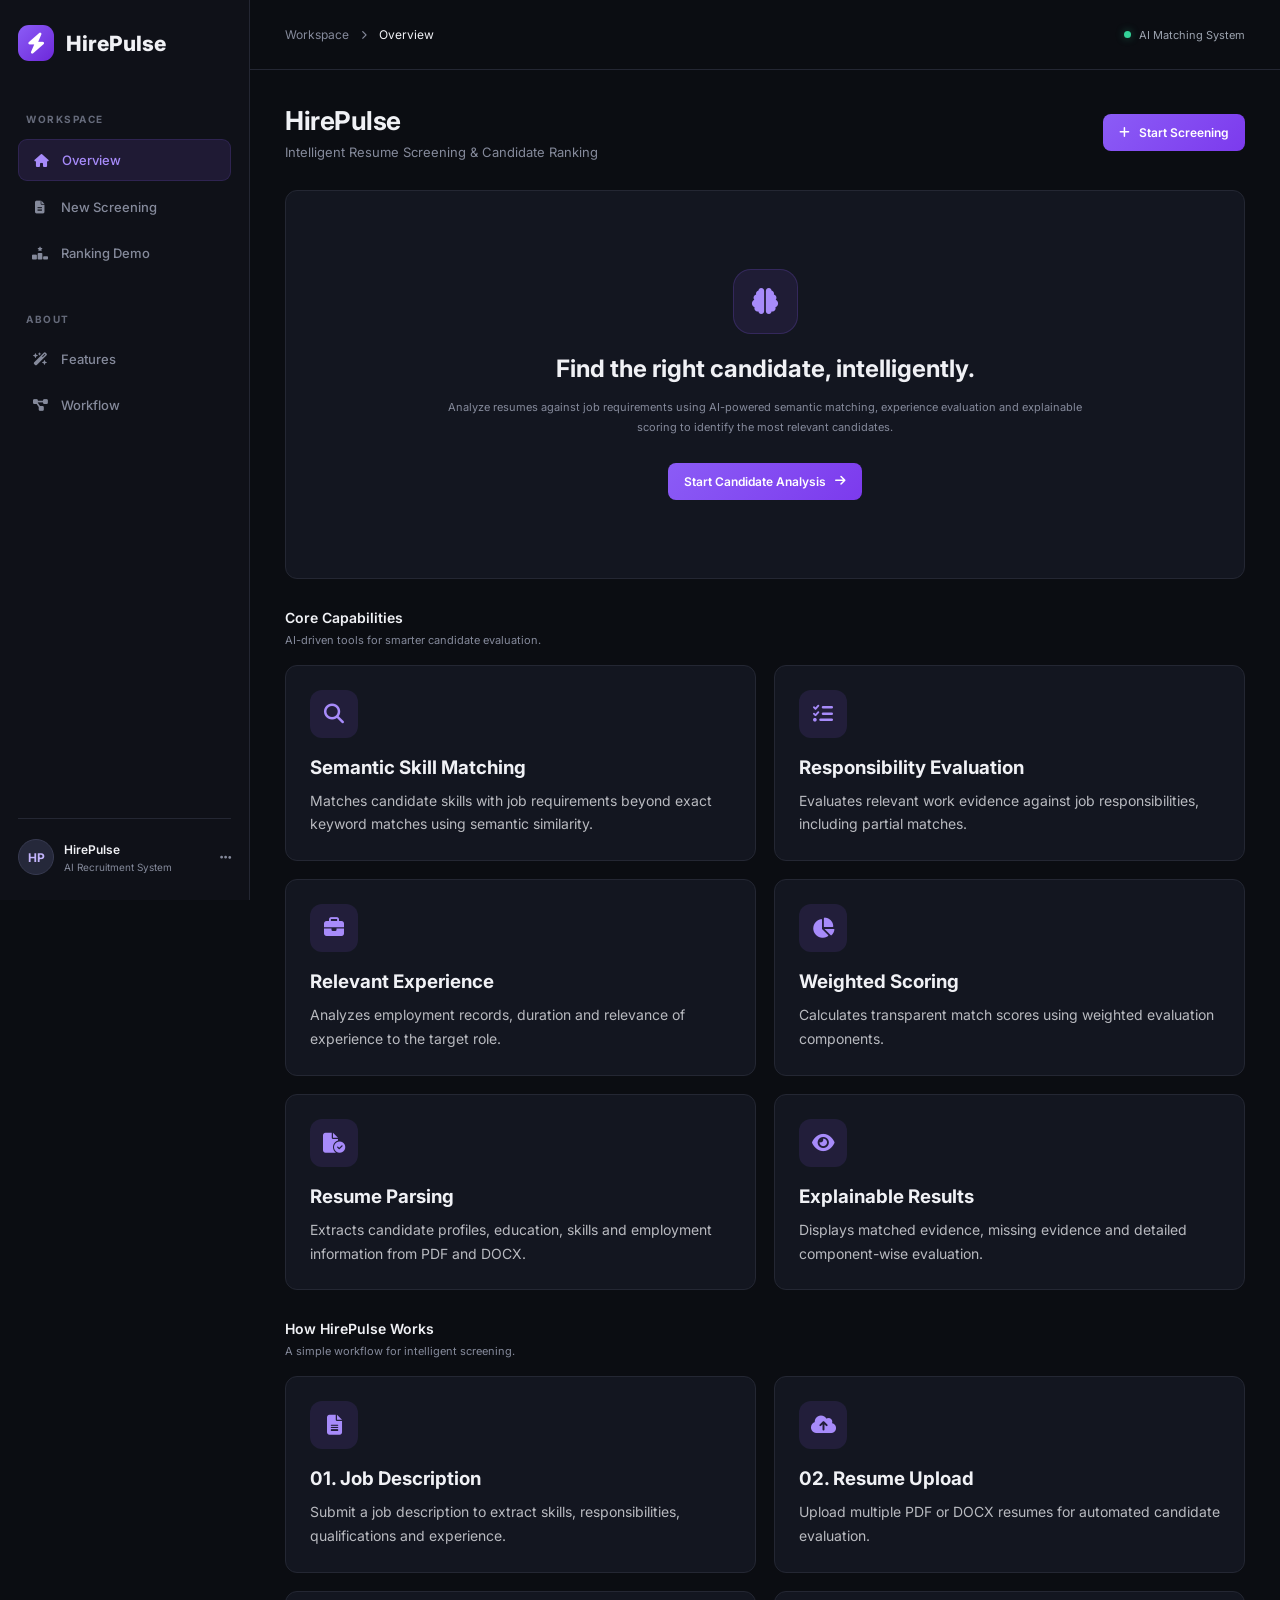
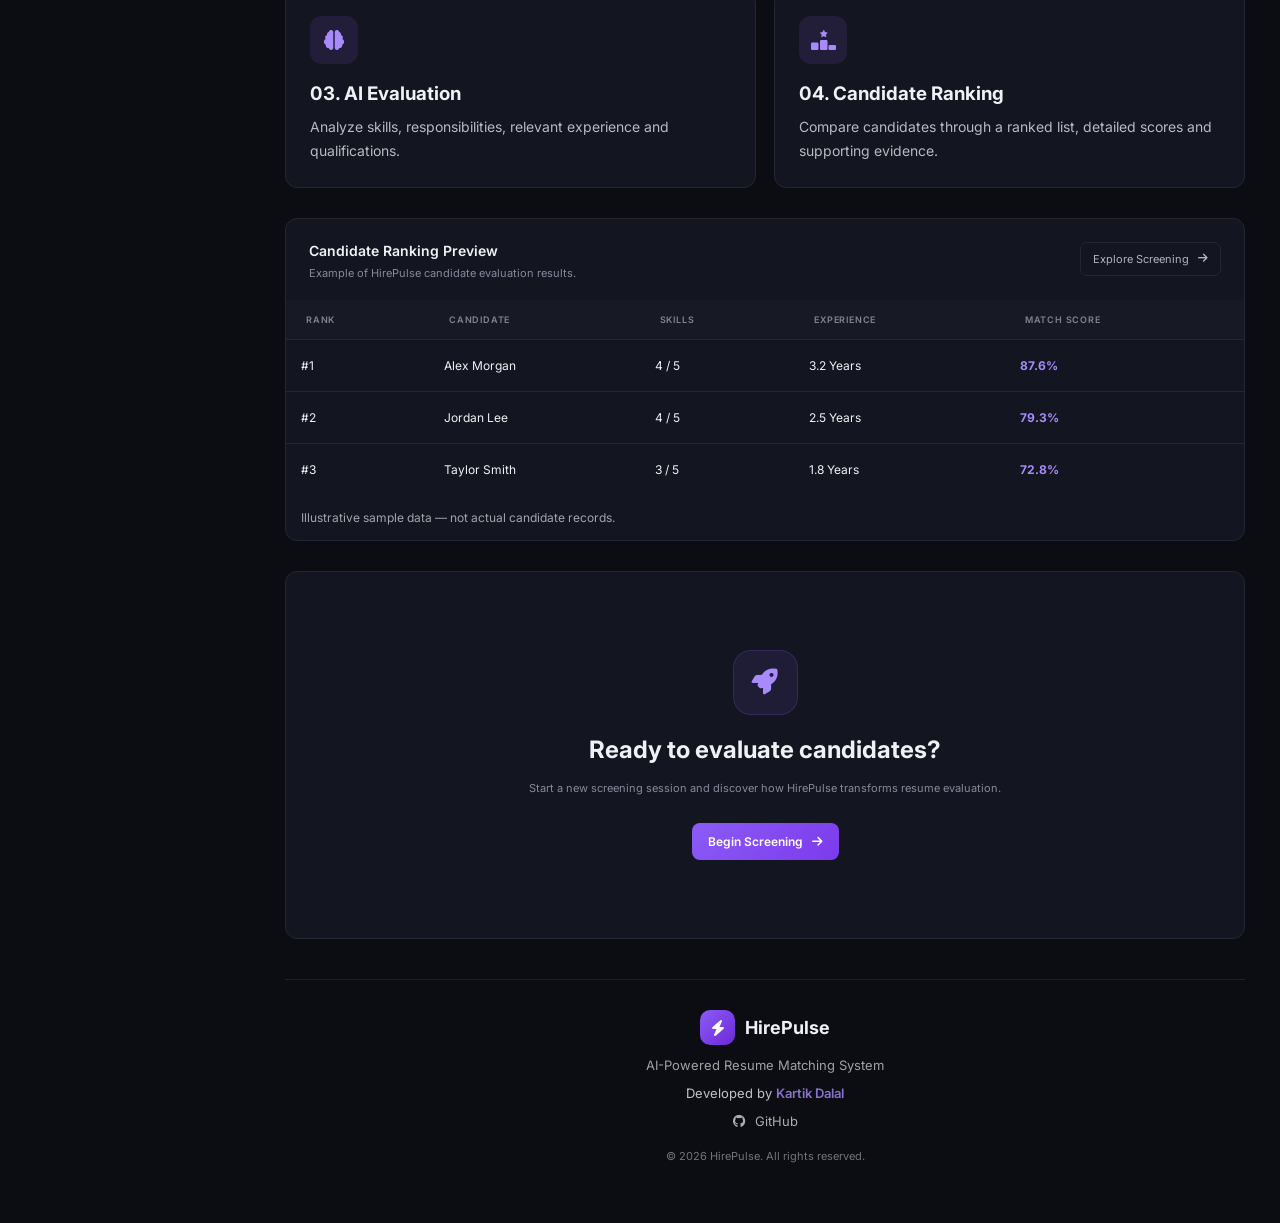
<file: frontend/index.html>
<!DOCTYPE html>
<html lang="en">
<head>
    <meta charset="UTF-8">
    <meta name="viewport" content="width=device-width, initial-scale=1.0">
    <title>HirePulse | AI Resume Matching</title>

    <link rel="stylesheet" href="css/style.css">
    <link rel="stylesheet"
          href="https://cdnjs.cloudflare.com/ajax/libs/font-awesome/6.5.2/css/all.min.css">
</head>
<body>

    <div class="app-container">

        <!-- Sidebar -->
        <aside class="sidebar">
            <div class="brand">
                <div class="brand-icon">
                    <i class="fa-solid fa-bolt"></i>
                </div>
                <span>HirePulse</span>
            </div>

            <div class="sidebar-label">WORKSPACE</div>

            <nav class="sidebar-nav">
                <a href="index.html" class="nav-item active">
                    <i class="fa-solid fa-house"></i>
                    <span>Overview</span>
                </a>

                <a href="screening.html" class="nav-item">
                    <i class="fa-solid fa-file-lines"></i>
                    <span>New Screening</span>
                </a>

                <a href="upload-resumes.html" class="nav-item">
                    <i class="fa-solid fa-ranking-star"></i>
                    <span>Ranking Demo</span>
                </a>
            </nav>

            <div class="sidebar-label">ABOUT</div>

            <nav class="sidebar-nav">
                <a href="#features" class="nav-item">
                    <i class="fa-solid fa-wand-magic-sparkles"></i>
                    <span>Features</span>
                </a>

                <a href="#workflow" class="nav-item">
                    <i class="fa-solid fa-diagram-project"></i>
                    <span>Workflow</span>
                </a>
            </nav>

            <div class="sidebar-bottom">
                <div class="profile-avatar">HP</div>
                <div class="profile-info">
                    <div class="profile-name">HirePulse</div>
                    <div class="profile-role">AI Recruitment System</div>
                </div>
                <i class="fa-solid fa-ellipsis"></i>
            </div>
        </aside>


        <!-- Main Content -->
        <main class="main-content">

            <!-- Topbar -->
            <header class="topbar">
                <div class="breadcrumb">
                    <span>Workspace</span>
                    <i class="fa-solid fa-chevron-right"></i>
                    <span class="breadcrumb-active">Overview</span>
                </div>

                <div class="topbar-right">
                    <div class="status-indicator">
                        <span class="status-dot"></span>
                        AI Matching System
                    </div>
                </div>
            </header>


            <!-- Landing Dashboard -->
            <section class="dashboard">

                <!-- Hero -->
                <div class="welcome-section">
                    <div>
                        <h1>HirePulse</h1>
                        <p>Intelligent Resume Screening & Candidate Ranking</p>
                    </div>

                    <button class="primary-button" id="newScreeningBtn">
                        <i class="fa-solid fa-plus"></i>
                        Start Screening
                    </button>
                </div>


                <!-- Hero Panel -->
                <div class="panel screening-panel">
                    <div class="screening-placeholder">

                        <div class="upload-illustration">
                            <i class="fa-solid fa-brain"></i>
                        </div>

                        <h2>Find the right candidate, intelligently.</h2>

                        <p>
                            Analyze resumes against job requirements using
                            AI-powered semantic matching, experience evaluation
                            and explainable scoring to identify the most relevant
                            candidates.
                        </p>

                        <button class="primary-button" id="startAnalysisBtn">
                            Start Candidate Analysis
                            <i class="fa-solid fa-arrow-right"></i>
                        </button>

                    </div>
                </div>


                <!-- Features -->
                <section id="features">

                    <div class="panel-header">
                        <div>
                            <h3>Core Capabilities</h3>
                            <p>AI-driven tools for smarter candidate evaluation.</p>
                        </div>
                    </div>

                    <div class="content-grid">

                        <div class="panel">
                            <div class="panel-icon">
                                <i class="fa-solid fa-magnifying-glass"></i>
                            </div>

                            <h3>Semantic Skill Matching</h3>

                            <p>
                                Matches candidate skills with job requirements
                                beyond exact keyword matches using semantic
                                similarity.
                            </p>
                        </div>


                        <div class="panel">
                            <div class="panel-icon">
                                <i class="fa-solid fa-list-check"></i>
                            </div>

                            <h3>Responsibility Evaluation</h3>

                            <p>
                                Evaluates relevant work evidence against job
                                responsibilities, including partial matches.
                            </p>
                        </div>


                        <div class="panel">
                            <div class="panel-icon">
                                <i class="fa-solid fa-briefcase"></i>
                            </div>

                            <h3>Relevant Experience</h3>

                            <p>
                                Analyzes employment records, duration and
                                relevance of experience to the target role.
                            </p>
                        </div>


                        <div class="panel">
                            <div class="panel-icon">
                                <i class="fa-solid fa-chart-pie"></i>
                            </div>

                            <h3>Weighted Scoring</h3>

                            <p>
                                Calculates transparent match scores using
                                weighted evaluation components.
                            </p>
                        </div>


                        <div class="panel">
                            <div class="panel-icon">
                                <i class="fa-solid fa-file-circle-check"></i>
                            </div>

                            <h3>Resume Parsing</h3>

                            <p>
                                Extracts candidate profiles, education, skills
                                and employment information from PDF and DOCX.
                            </p>
                        </div>


                        <div class="panel">
                            <div class="panel-icon">
                                <i class="fa-solid fa-eye"></i>
                            </div>

                            <h3>Explainable Results</h3>

                            <p>
                                Displays matched evidence, missing evidence
                                and detailed component-wise evaluation.
                            </p>
                        </div>

                    </div>

                </section>


                <!-- Workflow -->
                <section id="workflow">

                    <div class="panel-header">
                        <div>
                            <h3>How HirePulse Works</h3>
                            <p>A simple workflow for intelligent screening.</p>
                        </div>
                    </div>

                    <div class="content-grid">

                        <div class="panel">
                            <div class="panel-icon">
                                <i class="fa-solid fa-file-lines"></i>
                            </div>

                            <h3>01. Job Description</h3>

                            <p>
                                Submit a job description to extract skills,
                                responsibilities, qualifications and experience.
                            </p>
                        </div>


                        <div class="panel">
                            <div class="panel-icon">
                                <i class="fa-solid fa-cloud-arrow-up"></i>
                            </div>

                            <h3>02. Resume Upload</h3>

                            <p>
                                Upload multiple PDF or DOCX resumes for
                                automated candidate evaluation.
                            </p>
                        </div>


                        <div class="panel">
                            <div class="panel-icon">
                                <i class="fa-solid fa-brain"></i>
                            </div>

                            <h3>03. AI Evaluation</h3>

                            <p>
                                Analyze skills, responsibilities, relevant
                                experience and qualifications.
                            </p>
                        </div>


                        <div class="panel">
                            <div class="panel-icon">
                                <i class="fa-solid fa-ranking-star"></i>
                            </div>

                            <h3>04. Candidate Ranking</h3>

                            <p>
                                Compare candidates through a ranked list,
                                detailed scores and supporting evidence.
                            </p>
                        </div>

                    </div>

                </section>


                <!-- Ranking Preview -->
                <div class="panel candidates-panel">

                    <div class="panel-header">
                        <div>
                            <h3>Candidate Ranking Preview</h3>
                            <p>Example of HirePulse candidate evaluation results.</p>
                        </div>

                        <button class="secondary-button" id="viewRankingBtn">
                            Explore Screening
                            <i class="fa-solid fa-arrow-right"></i>
                        </button>
                    </div>


                    <div class="table-wrapper">

                        <table>

                            <thead>
                                <tr>
                                    <th>RANK</th>
                                    <th>CANDIDATE</th>
                                    <th>SKILLS</th>
                                    <th>EXPERIENCE</th>
                                    <th>MATCH SCORE</th>
                                </tr>
                            </thead>

                            <tbody>

                                <tr>
                                    <td>#1</td>
                                    <td>Alex Morgan</td>
                                    <td>4 / 5</td>
                                    <td>3.2 Years</td>
                                    <td>
                                        <strong>87.6%</strong>
                                    </td>
                                </tr>

                                <tr>
                                    <td>#2</td>
                                    <td>Jordan Lee</td>
                                    <td>4 / 5</td>
                                    <td>2.5 Years</td>
                                    <td>
                                        <strong>79.3%</strong>
                                    </td>
                                </tr>

                                <tr>
                                    <td>#3</td>
                                    <td>Taylor Smith</td>
                                    <td>3 / 5</td>
                                    <td>1.8 Years</td>
                                    <td>
                                        <strong>72.8%</strong>
                                    </td>
                                </tr>

                            </tbody>

                        </table>

                    </div>

                    <p style="padding: 15px; font-size: 12px; opacity: 0.65;">
                        Illustrative sample data — not actual candidate records.
                    </p>

                </div>


                <!-- Final CTA -->
                <div class="panel screening-panel">

                    <div class="screening-placeholder">

                        <div class="upload-illustration">
                            <i class="fa-solid fa-rocket"></i>
                        </div>

                        <h2>Ready to evaluate candidates?</h2>

                        <p>
                            Start a new screening session and discover how
                            HirePulse transforms resume evaluation.
                        </p>

                        <button class="primary-button" id="finalScreeningBtn">
                            Begin Screening
                            <i class="fa-solid fa-arrow-right"></i>
                        </button>

                    </div>

                </div>


                <!-- Footer -->
                
<footer class="hp-footer">

    <div class="hp-footer-divider"></div>

    <div class="hp-footer-content">

        <div class="hp-footer-brand">
            <div class="brand-icon">
                <i class="fa-solid fa-bolt"></i>
            </div>
            <span class="hp-footer-title">HirePulse</span>
        </div>

        <p class="hp-footer-description">
            AI-Powered Resume Matching System
        </p>

        <div class="hp-footer-credit">
            Developed by
            <a href="https://github.com/kartikdalal19"
               target="_blank"
               rel="noopener noreferrer">Kartik Dalal</a>
        </div>

        <a class="hp-footer-github"
           href="https://github.com/kartikdalal19"
           target="_blank"
           rel="noopener noreferrer">
            <i class="fa-brands fa-github"></i> GitHub
        </a>

        <div class="hp-footer-copyright">
            &copy; 2026 HirePulse. All rights reserved.
        </div>

    </div>

</footer>


            </section>

        </main>

    </div>


    <script src="js/script.js"></script>

</body>
</html>
</file>
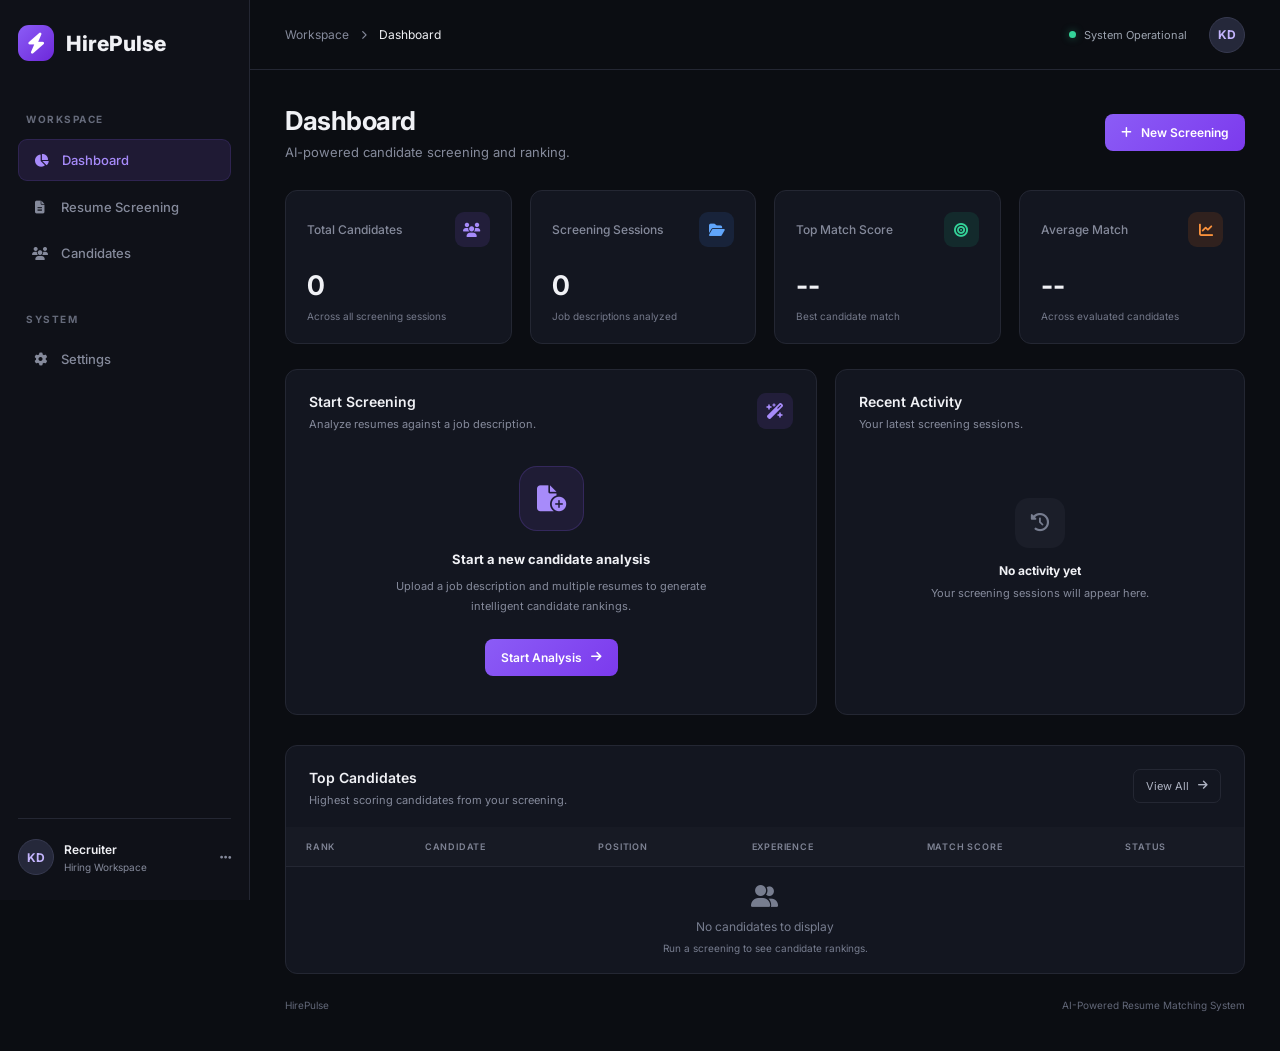
<file: frontend/index1.html>
<!DOCTYPE html>
<html lang="en">
<head>
    <meta charset="UTF-8">
    <meta name="viewport" content="width=device-width, initial-scale=1.0">
    <title>HirePulse | AI Resume Matcher</title>
    <link rel="stylesheet" href="css/style.css">
    <link rel="stylesheet" href="https://cdnjs.cloudflare.com/ajax/libs/font-awesome/6.5.2/css/all.min.css">
</head>
<body>

    <div class="app-container">

        <!-- Sidebar -->
        <aside class="sidebar">
            <div class="brand">
                <div class="brand-icon">
                    <i class="fa-solid fa-bolt"></i>
                </div>
                <span>HirePulse</span>
            </div>

            <div class="sidebar-label">WORKSPACE</div>

            <nav class="sidebar-nav">
                <a href="#" class="nav-item active">
                    <i class="fa-solid fa-chart-pie"></i>
                    <span>Dashboard</span>
                </a>

                <a href="#" class="nav-item">
                    <i class="fa-solid fa-file-lines"></i>
                    <span>Resume Screening</span>
                </a>

                <a href="#" class="nav-item">
                    <i class="fa-solid fa-users"></i>
                    <span>Candidates</span>
                </a>
            </nav>

            <div class="sidebar-label">SYSTEM</div>

            <nav class="sidebar-nav">
                <a href="#" class="nav-item">
                    <i class="fa-solid fa-gear"></i>
                    <span>Settings</span>
                </a>
            </nav>

            <div class="sidebar-bottom">
                <div class="profile-avatar">KD</div>
                <div class="profile-info">
                    <div class="profile-name">Recruiter</div>
                    <div class="profile-role">Hiring Workspace</div>
                </div>
                <i class="fa-solid fa-ellipsis"></i>
            </div>
        </aside>

        <!-- Main Content -->
        <main class="main-content">

            <!-- Topbar -->
            <header class="topbar">
                <div class="breadcrumb">
                    <span>Workspace</span>
                    <i class="fa-solid fa-chevron-right"></i>
                    <span class="breadcrumb-active">Dashboard</span>
                </div>

                <div class="topbar-right">
                    <div class="status-indicator">
                        <span class="status-dot"></span>
                        System Operational
                    </div>

                    <div class="topbar-avatar">KD</div>
                </div>
            </header>

            <!-- Dashboard -->
            <section class="dashboard">

                <div class="welcome-section">
                    <div>
                        <h1>Dashboard</h1>
                        <p>AI-powered candidate screening and ranking.</p>
                    </div>

                    <button class="primary-button" id="newScreeningBtn">
                        <i class="fa-solid fa-plus"></i>
                        New Screening
                    </button>
                </div>

                <!-- Stats -->
                <div class="stats-grid">

                    <div class="stat-card">
                        <div class="stat-top">
                            <span>Total Candidates</span>
                            <div class="stat-icon purple">
                                <i class="fa-solid fa-users"></i>
                            </div>
                        </div>

                        <h2>0</h2>
                        <p>Across all screening sessions</p>
                    </div>

                    <div class="stat-card">
                        <div class="stat-top">
                            <span>Screening Sessions</span>
                            <div class="stat-icon blue">
                                <i class="fa-solid fa-folder-open"></i>
                            </div>
                        </div>

                        <h2>0</h2>
                        <p>Job descriptions analyzed</p>
                    </div>

                    <div class="stat-card">
                        <div class="stat-top">
                            <span>Top Match Score</span>
                            <div class="stat-icon green">
                                <i class="fa-solid fa-bullseye"></i>
                            </div>
                        </div>

                        <h2>--</h2>
                        <p>Best candidate match</p>
                    </div>

                    <div class="stat-card">
                        <div class="stat-top">
                            <span>Average Match</span>
                            <div class="stat-icon orange">
                                <i class="fa-solid fa-chart-line"></i>
                            </div>
                        </div>

                        <h2>--</h2>
                        <p>Across evaluated candidates</p>
                    </div>

                </div>

                <!-- Main Dashboard Grid -->
                <div class="content-grid">

                    <!-- Screening Panel -->
                    <div class="panel screening-panel">
                        <div class="panel-header">
                            <div>
                                <h3>Start Screening</h3>
                                <p>Analyze resumes against a job description.</p>
                            </div>

                            <div class="panel-icon">
                                <i class="fa-solid fa-wand-magic-sparkles"></i>
                            </div>
                        </div>

                        <div class="screening-placeholder">
                            <div class="upload-illustration">
                                <i class="fa-solid fa-file-circle-plus"></i>
                            </div>

                            <h4>Start a new candidate analysis</h4>

                            <p>
                                Upload a job description and multiple resumes
                                to generate intelligent candidate rankings.
                            </p>

                            <button class="primary-button" id="startAnalysisBtn">
                                Start Analysis
                                <i class="fa-solid fa-arrow-right"></i>
                            </button>
                        </div>
                    </div>

                    <!-- Recent Activity -->
                    <div class="panel activity-panel">
                        <div class="panel-header">
                            <div>
                                <h3>Recent Activity</h3>
                                <p>Your latest screening sessions.</p>
                            </div>
                        </div>

                        <div class="empty-activity">
                            <div class="empty-icon">
                                <i class="fa-solid fa-clock-rotate-left"></i>
                            </div>

                            <h4>No activity yet</h4>

                            <p>Your screening sessions will appear here.</p>
                        </div>
                    </div>

                </div>

                <!-- Candidate Table -->
                <div class="panel candidates-panel">

                    <div class="panel-header">
                        <div>
                            <h3>Top Candidates</h3>
                            <p>Highest scoring candidates from your screening.</p>
                        </div>

                        <button class="secondary-button">
                            View All
                            <i class="fa-solid fa-arrow-right"></i>
                        </button>
                    </div>

                    <div class="table-wrapper">
                        <table>
                            <thead>
                                <tr>
                                    <th>RANK</th>
                                    <th>CANDIDATE</th>
                                    <th>POSITION</th>
                                    <th>EXPERIENCE</th>
                                    <th>MATCH SCORE</th>
                                    <th>STATUS</th>
                                </tr>
                            </thead>

                            <tbody>
                                <tr>
                                    <td colspan="6" class="table-empty">
                                        <i class="fa-solid fa-user-group"></i>
                                        <p>No candidates to display</p>
                                        <span>Run a screening to see candidate rankings.</span>
                                    </td>
                                </tr>
                            </tbody>
                        </table>
                    </div>

                </div>

                <footer class="footer">
                    <span>HirePulse</span>
                    <span>AI-Powered Resume Matching System</span>
                </footer>

            </section>
        </main>

    </div>

    <script src="js/script.js"></script>
    
</body>
</html>
</file>
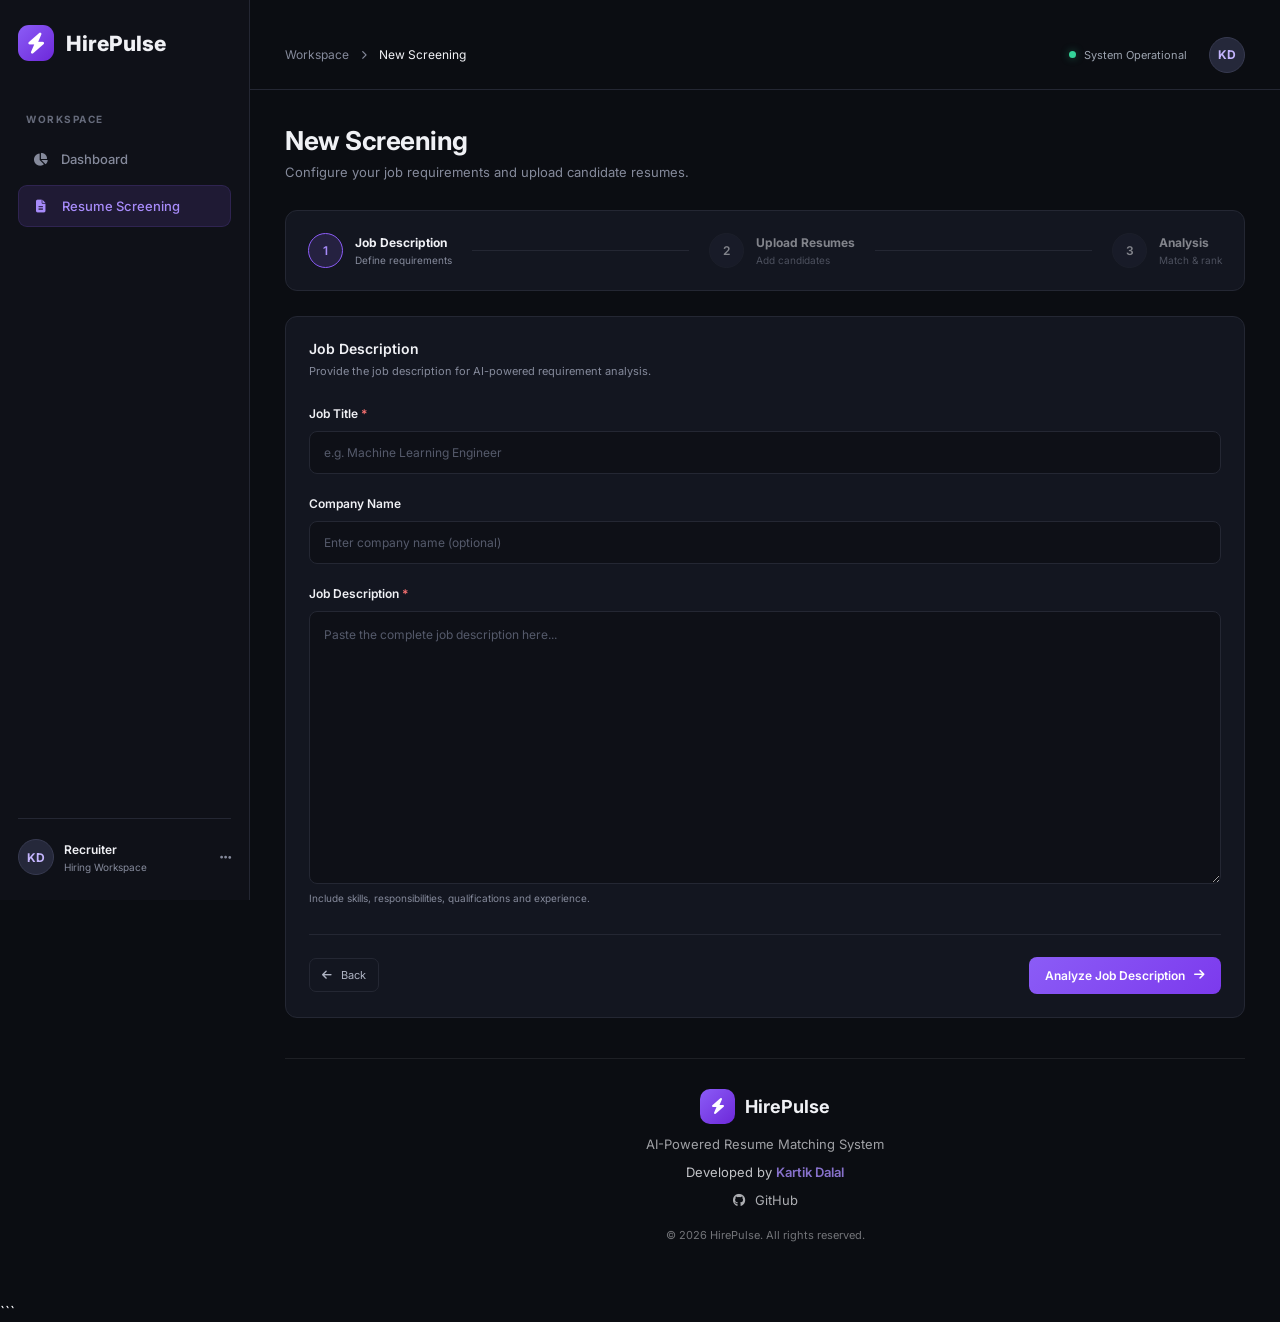
<file: frontend/screening.html>
```html
<!DOCTYPE html>
<html lang="en">
<head>
    <meta charset="UTF-8">
    <meta name="viewport" content="width=device-width, initial-scale=1.0">
    <title>New Screening | HirePulse</title>
    <link rel="stylesheet" href="css/style.css">
    <link rel="stylesheet" href="https://cdnjs.cloudflare.com/ajax/libs/font-awesome/6.5.2/css/all.min.css">
</head>
<body>

<div class="app-container">

    <aside class="sidebar">
        <div class="brand">
            <div class="brand-icon"><i class="fa-solid fa-bolt"></i></div>
            <span>HirePulse</span>
        </div>

        <div class="sidebar-label">WORKSPACE</div>

        <nav class="sidebar-nav">
            <a href="index.html" class="nav-item">
                <i class="fa-solid fa-chart-pie"></i><span>Dashboard</span>
            </a>
            <a href="screening.html" class="nav-item active">
                <i class="fa-solid fa-file-lines"></i><span>Resume Screening</span>
            </a>
            <!-- <a href="#" class="nav-item">
                <i class="fa-solid fa-users"></i><span>Candidates</span>
            </a> -->
        </nav>

        <!-- <div class="sidebar-label">SYSTEM</div>

        <nav class="sidebar-nav">
            <a href="#" class="nav-item">
                <i class="fa-solid fa-gear"></i><span>Settings</span>
            </a>
        </nav> -->

        <div class="sidebar-bottom">
            <div class="profile-avatar">KD</div>
            <div class="profile-info">
                <div class="profile-name">Recruiter</div>
                <div class="profile-role">Hiring Workspace</div>
            </div>
            <i class="fa-solid fa-ellipsis"></i>
        </div>
    </aside>

    <main class="main-content">

        <header class="topbar">
            <div class="breadcrumb">
                <a href="index.html">Workspace</a>
                <i class="fa-solid fa-chevron-right"></i>
                <span class="breadcrumb-active">New Screening</span>
            </div>

            <div class="topbar-right">
                <div class="status-indicator">
                    <span class="status-dot"></span>System Operational
                </div>
                <div class="topbar-avatar">KD</div>
            </div>
        </header>

        <section class="dashboard">

            <div class="welcome-section">
                <div>
                    <h1>New Screening</h1>
                    <p>Configure your job requirements and upload candidate resumes.</p>
                </div>
            </div>

            <div class="screening-steps">
                <div class="step active">
                    <div class="step-number">1</div>
                    <div>
                        <strong>Job Description</strong>
                        <small>Define requirements</small>
                    </div>
                </div>

                <div class="step-line"></div>

                <div class="step">
                    <div class="step-number">2</div>
                    <div>
                        <strong>Upload Resumes</strong>
                        <small>Add candidates</small>
                    </div>
                </div>

                <div class="step-line"></div>

                <div class="step">
                    <div class="step-number">3</div>
                    <div>
                        <strong>Analysis</strong>
                        <small>Match & rank</small>
                    </div>
                </div>
            </div>

            <div class="panel screening-form-panel">

                <div class="panel-header">
                    <div>
                        <h3>Job Description</h3>
                        <p>Provide the job description for AI-powered requirement analysis.</p>
                    </div>
                </div>

                <div class="form-group">
                    <label for="jobTitle">Job Title <span>*</span></label>
                    <input type="text" id="jobTitle" placeholder="e.g. Machine Learning Engineer">
                </div>

                <div class="form-group">
                    <label for="companyName">Company Name</label>
                    <input type="text" id="companyName" placeholder="Enter company name (optional)">
                </div>

                <div class="form-group">
                    <label for="jobDescription">Job Description <span>*</span></label>
                    <textarea id="jobDescription" rows="12"
                        placeholder="Paste the complete job description here..."></textarea>
                    <div class="input-footer">
                        <span>Include skills, responsibilities, qualifications and experience.</span>
                    </div>
                </div>

                <div class="form-actions">
                    <a href="index.html" class="secondary-button">
                        <i class="fa-solid fa-arrow-left"></i> Back
                    </a>

                    <button class="primary-button" id="analyzeJDButton">
                        Analyze Job Description
                        <i class="fa-solid fa-arrow-right"></i>
                    </button>
                </div>

            </div>

            <!-- <footer class="footer">
                <span>HirePulse</span>
                <span>AI-Powered Resume Matching System</span>
            </footer> -->

<footer class="hp-footer">

    <div class="hp-footer-divider"></div>

    <div class="hp-footer-content">

        <div class="hp-footer-brand">
            <div class="brand-icon">
                <i class="fa-solid fa-bolt"></i>
            </div>
            <span class="hp-footer-title">HirePulse</span>
        </div>

        <p class="hp-footer-description">
            AI-Powered Resume Matching System
        </p>

        <div class="hp-footer-credit">
            Developed by
            <a href="https://github.com/kartikdalal19"
               target="_blank"
               rel="noopener noreferrer">Kartik Dalal</a>
        </div>

        <a class="hp-footer-github"
           href="https://github.com/kartikdalal19"
           target="_blank"
           rel="noopener noreferrer">
            <i class="fa-brands fa-github"></i> GitHub
        </a>

        <div class="hp-footer-copyright">
            &copy; 2026 HirePulse. All rights reserved.
        </div>

    </div>

</footer>

        </section>

    </main>
</div>

<script src="js/screening.js"></script>
</body>
</html>
```
</file>
<file: frontend/css/style.css>
@import url('https://fonts.googleapis.com/css2?family=Inter:wght@400;500;600;700;800&display=swap');

:root {
    --bg: #0b0d12;
    --sidebar: #0f1118;
    --panel: #131620;
    --panel-hover: #181b26;
    --border: #242733;
    --text: #f0f1f5;
    --muted: #858a9b;
    --accent: #8b5cf6;
    --accent-light: #a78bfa;
}

* {
    margin: 0;
    padding: 0;
    box-sizing: border-box;
}

body {
    background: var(--bg);
    color: var(--text);
    font-family: 'Inter', sans-serif;
    min-height: 100vh;
}

button {
    font-family: inherit;
    cursor: pointer;
}

.app-container {
    display: flex;
    min-height: 100vh;
}

/* Sidebar */

.sidebar {
    width: 250px;
    background: var(--sidebar);
    border-right: 1px solid var(--border);
    display: flex;
    flex-direction: column;
    padding: 25px 18px;
    position: fixed;
    top: 0;
    bottom: 0;
    left: 0;
}

.brand {
    display: flex;
    align-items: center;
    gap: 12px;
    font-size: 21px;
    font-weight: 800;
    margin-bottom: 42px;
}

.brand-icon {
    height: 36px;
    width: 36px;
    border-radius: 11px;
    background: linear-gradient(135deg, #8b5cf6, #6d28d9);
    display: flex;
    align-items: center;
    justify-content: center;
    color: white;
}

.sidebar-label {
    font-size: 10px;
    color: #656a7a;
    font-weight: 700;
    letter-spacing: 1.5px;
    margin: 10px 0 14px 8px;
}

.sidebar-nav {
    display: flex;
    flex-direction: column;
    gap: 6px;
    margin-bottom: 30px;
}

.nav-item {
    text-decoration: none;
    color: var(--muted);
    padding: 12px 13px;
    display: flex;
    align-items: center;
    gap: 12px;
    border-radius: 9px;
    font-size: 13px;
    font-weight: 500;
    transition: 0.2s;
}

.nav-item i {
    width: 18px;
    text-align: center;
}

.nav-item:hover {
    background: var(--panel-hover);
    color: white;
}

.nav-item.active {
    background: rgba(139, 92, 246, 0.13);
    color: var(--accent-light);
    border: 1px solid rgba(139, 92, 246, 0.15);
}

.sidebar-bottom {
    margin-top: auto;
    border-top: 1px solid var(--border);
    padding-top: 20px;
    display: flex;
    align-items: center;
    gap: 10px;
}

.profile-avatar,
.topbar-avatar {
    height: 36px;
    width: 36px;
    background: #25283a;
    color: #c4b5fd;
    border: 1px solid #373a50;
    border-radius: 50%;
    display: flex;
    align-items: center;
    justify-content: center;
    font-size: 12px;
    font-weight: 700;
}

.profile-info {
    flex: 1;
}

.profile-name {
    font-size: 12px;
    font-weight: 600;
}

.profile-role {
    font-size: 10px;
    color: var(--muted);
    margin-top: 4px;
}

.sidebar-bottom > i {
    color: var(--muted);
    font-size: 13px;
}

/* Main */

.main-content {
    margin-left: 250px;
    width: calc(100% - 250px);
}

.topbar {
    height: 70px;
    border-bottom: 1px solid var(--border);
    display: flex;
    justify-content: space-between;
    align-items: center;
    padding: 0 35px;
}

.breadcrumb {
    display: flex;
    align-items: center;
    gap: 12px;
    font-size: 12px;
    color: var(--muted);
}

.breadcrumb i {
    font-size: 9px;
}

.breadcrumb-active {
    color: var(--text);
}

.topbar-right {
    display: flex;
    align-items: center;
    gap: 22px;
}

.status-indicator {
    display: flex;
    align-items: center;
    gap: 8px;
    font-size: 11px;
    color: #9ca3af;
}

.status-dot {
    width: 7px;
    height: 7px;
    background: #34d399;
    border-radius: 50%;
    box-shadow: 0 0 8px rgba(52, 211, 153, 0.4);
}

/* Dashboard */

.dashboard {
    padding: 35px;
    max-width: 1600px;
    margin: auto;
}

.welcome-section {
    display: flex;
    align-items: center;
    justify-content: space-between;
    margin-bottom: 30px;
}

.welcome-section h1 {
    font-size: 26px;
    font-weight: 700;
    letter-spacing: -0.5px;
}

.welcome-section p {
    color: var(--muted);
    font-size: 13px;
    margin-top: 8px;
}

.primary-button {
    border: none;
    background: linear-gradient(135deg, #8b5cf6, #7c3aed);
    color: white;
    padding: 11px 16px;
    border-radius: 8px;
    font-size: 12px;
    font-weight: 600;
    display: flex;
    align-items: center;
    gap: 9px;
    transition: 0.2s;
}

.primary-button:hover {
    transform: translateY(-1px);
    box-shadow: 0 5px 20px rgba(124, 58, 237, 0.2);
}

/* Statistics */

.stats-grid {
    display: grid;
    grid-template-columns: repeat(4, 1fr);
    gap: 18px;
    margin-bottom: 25px;
}

.stat-card {
    background: var(--panel);
    border: 1px solid var(--border);
    border-radius: 12px;
    padding: 21px;
    transition: 0.2s;
}

.stat-card:hover {
    border-color: #393d50;
}

.stat-top {
    display: flex;
    justify-content: space-between;
    align-items: center;
}

.stat-top > span {
    color: var(--muted);
    font-size: 12px;
    font-weight: 500;
}

.stat-card h2 {
    font-size: 27px;
    margin: 22px 0 8px;
    font-weight: 700;
}

.stat-card > p {
    color: #74798a;
    font-size: 10px;
}

.stat-icon {
    width: 35px;
    height: 35px;
    border-radius: 9px;
    display: flex;
    align-items: center;
    justify-content: center;
    font-size: 14px;
}

.purple {
    background: rgba(139, 92, 246, 0.12);
    color: #a78bfa;
}

.blue {
    background: rgba(59, 130, 246, 0.12);
    color: #60a5fa;
}

.green {
    background: rgba(16, 185, 129, 0.12);
    color: #34d399;
}

.orange {
    background: rgba(249, 115, 22, 0.12);
    color: #fb923c;
}

/* Panels */

.content-grid {
    display: grid;
    grid-template-columns: 1.3fr 1fr;
    gap: 18px;
    margin-bottom: 25px;
}

.panel {
    background: var(--panel);
    border: 1px solid var(--border);
    border-radius: 12px;
    padding: 23px;
}

.panel-header {
    display: flex;
    justify-content: space-between;
    align-items: flex-start;
}

.panel-header h3 {
    font-size: 14px;
    font-weight: 600;
}

.panel-header p {
    font-size: 11px;
    color: var(--muted);
    margin-top: 7px;
}

.panel-icon {
    color: #a78bfa;
    background: rgba(139, 92, 246, 0.12);
    height: 36px;
    width: 36px;
    border-radius: 9px;
    display: flex;
    align-items: center;
    justify-content: center;
}

.screening-placeholder {
    text-align: center;
    padding: 35px 20px 15px;
}

.upload-illustration {
    height: 65px;
    width: 65px;
    background: rgba(139, 92, 246, 0.1);
    border: 1px solid rgba(139, 92, 246, 0.2);
    border-radius: 18px;
    margin: 0 auto 20px;
    display: flex;
    align-items: center;
    justify-content: center;
    font-size: 26px;
    color: #a78bfa;
}

.screening-placeholder h4 {
    font-size: 13px;
    margin-bottom: 10px;
}

.screening-placeholder > p {
    color: var(--muted);
    font-size: 11px;
    line-height: 1.8;
    max-width: 330px;
    margin: 0 auto 22px;
}

.screening-placeholder .primary-button {
    margin: auto;
}

.empty-activity {
    display: flex;
    flex-direction: column;
    align-items: center;
    justify-content: center;
    min-height: 235px;
    text-align: center;
}

.empty-icon {
    width: 50px;
    height: 50px;
    background: #1b1e29;
    border-radius: 14px;
    display: flex;
    align-items: center;
    justify-content: center;
    color: #777d8f;
    margin-bottom: 15px;
    font-size: 18px;
}

.empty-activity h4 {
    font-size: 12px;
    margin-bottom: 8px;
}

.empty-activity p {
    font-size: 11px;
    color: var(--muted);
}

/* Candidate Table */

.candidates-panel {
    padding: 23px 0 0;
    overflow: hidden;
}

.candidates-panel .panel-header {
    padding: 0 23px 20px;
}

.secondary-button {
    background: transparent;
    border: 1px solid var(--border);
    color: #aeb3c2;
    padding: 9px 12px;
    border-radius: 7px;
    font-size: 11px;
    display: flex;
    align-items: center;
    gap: 9px;
}

.secondary-button:hover {
    background: var(--panel-hover);
    color: white;
}

.table-wrapper {
    overflow-x: auto;
}

table {
    width: 100%;
    border-collapse: collapse;
    text-align: left;
}

thead {
    background: #171a24;
}

th {
    font-size: 9px;
    color: #7f8495;
    font-weight: 600;
    letter-spacing: 0.8px;
    padding: 14px 20px;
    white-space: nowrap;
}

td {
    padding: 15px 20px;
    border-top: 1px solid var(--border);
    font-size: 12px;
}

.table-empty {
    text-align: center;
    padding: 40px 15px;
    color: #777d8f;
}

.table-empty i {
    font-size: 22px;
    margin-bottom: 12px;
}

.table-empty p {
    font-size: 12px;
    margin-bottom: 6px;
}

.table-empty span {
    font-size: 10px;
}

/* Footer */

.footer {
    display: flex;
    justify-content: space-between;
    padding: 25px 0 5px;
    color: #626778;
    font-size: 10px;
}

/* Responsive */

@media (max-width: 1100px) {
    .stats-grid {
        grid-template-columns: repeat(2, 1fr);
    }

    .content-grid {
        grid-template-columns: 1fr;
    }
}

@media (max-width: 768px) {
    .sidebar {
        width: 70px;
        padding: 22px 10px;
    }

    .brand {
        justify-content: center;
    }

    .brand > span,
    .sidebar-label,
    .nav-item span,
    .profile-info,
    .sidebar-bottom > i {
        display: none;
    }

    .nav-item {
        justify-content: center;
        padding: 13px 8px;
    }

    .sidebar-bottom {
        justify-content: center;
    }

    .main-content {
        margin-left: 70px;
        width: calc(100% - 70px);
    }

    .dashboard {
        padding: 20px;
    }

    .topbar {
        padding: 0 20px;
    }

    .status-indicator {
        display: none;
    }
}

@media (max-width: 500px) {
    .stats-grid {
        grid-template-columns: 1fr;
    }

    .welcome-section {
        align-items: flex-start;
        gap: 15px;
        flex-direction: column;
    }

    .welcome-section h1 {
        font-size: 22px;
    }

    .dashboard {
        padding: 15px;
    }

    .panel {
        padding: 17px;
    }

    .candidates-panel {
        padding: 17px 0 0;
    }

    .candidates-panel .panel-header {
        padding: 0 17px 18px;
    }

    .footer {
        gap: 10px;
        flex-direction: column;
    }
}

/* Screening Page */

.breadcrumb a {
    text-decoration: none;
    color: var(--muted);
}

.breadcrumb a:hover {
    color: var(--accent-light);
}

.screening-steps {
    display: flex;
    align-items: center;
    gap: 20px;
    margin-bottom: 25px;
    padding: 22px;
    background: var(--panel);
    border: 1px solid var(--border);
    border-radius: 12px;
}

.step {
    display: flex;
    align-items: center;
    gap: 12px;
    opacity: 0.5;
}

.step.active {
    opacity: 1;
}

.step-number {
    height: 35px;
    width: 35px;
    border-radius: 50%;
    display: flex;
    align-items: center;
    justify-content: center;
    background: #1d2030;
    border: 1px solid var(--border);
    font-size: 12px;
    font-weight: 600;
}

.step.active .step-number {
    background: rgba(139, 92, 246, 0.15);
    border-color: var(--accent);
    color: var(--accent-light);
}

.step strong {
    display: block;
    font-size: 12px;
}

.step small {
    display: block;
    color: var(--muted);
    font-size: 10px;
    margin-top: 4px;
}

.step-line {
    height: 1px;
    flex: 1;
    background: var(--border);
}

.screening-form-panel {
    max-width: 100%;
}

.screening-form-panel .panel-header {
    margin-bottom: 28px;
}

.form-group {
    margin-bottom: 22px;
}

.form-group label {
    display: block;
    font-size: 12px;
    font-weight: 600;
    margin-bottom: 10px;
}

.form-group label span {
    color: #f87171;
}

.form-group input,
.form-group textarea {
    width: 100%;
    background: #0e1017;
    border: 1px solid var(--border);
    color: var(--text);
    border-radius: 8px;
    padding: 13px 14px;
    font-family: inherit;
    font-size: 12px;
    outline: none;
    transition: 0.2s;
}

.form-group input:focus,
.form-group textarea:focus {
    border-color: var(--accent);
    box-shadow: 0 0 0 3px rgba(139, 92, 246, 0.08);
}

.form-group input::placeholder,
.form-group textarea::placeholder {
    color: #555a6b;
}

.form-group textarea {
    resize: vertical;
    line-height: 1.7;
    min-height: 220px;
}

.input-footer {
    display: flex;
    justify-content: space-between;
    margin-top: 8px;
    color: var(--muted);
    font-size: 10px;
}

.form-actions {
    display: flex;
    justify-content: space-between;
    align-items: center;
    margin-top: 30px;
    padding-top: 22px;
    border-top: 1px solid var(--border);
}

.form-actions a {
    text-decoration: none;
}

@media (max-width: 768px) {
    .screening-steps {
        gap: 10px;
        padding: 15px;
    }

    .step {
        gap: 7px;
    }

    .step strong {
        font-size: 10px;
    }

    .step small {
        display: none;
    }

    .step-number {
        height: 30px;
        width: 30px;
        flex-shrink: 0;
    }
}

@media (max-width: 500px) {
    .screening-steps {
        gap: 5px;
    }

    .step-line {
        min-width: 10px;
    }

    .form-actions {
        gap: 12px;
    }
}


/* Resume Upload Page */

.step.completed {
    opacity: 1;
}

.step.completed .step-number {
    background: rgba(16, 185, 129, 0.12);
    border-color: rgba(16, 185, 129, 0.3);
    color: #34d399;
}

.upload-panel .panel-header {
    margin-bottom: 25px;
}

.drop-zone {
    border: 1px dashed #45465b;
    background: #10121a;
    border-radius: 12px;
    padding: 45px 20px;
    text-align: center;
    transition: 0.2s;
}

.drop-zone.drag-active {
    border-color: var(--accent);
    background: rgba(139, 92, 246, 0.08);
}

.drop-icon {
    height: 65px;
    width: 65px;
    border-radius: 18px;
    margin: 0 auto 18px;
    background: rgba(139, 92, 246, 0.12);
    color: #a78bfa;
    display: flex;
    align-items: center;
    justify-content: center;
    font-size: 26px;
}

.drop-zone h3 {
    font-size: 15px;
    margin-bottom: 9px;
}

.drop-zone > p {
    color: var(--muted);
    font-size: 12px;
    margin-bottom: 20px;
}

.browse-button {
    margin: 0 auto;
    background: #1b1e29;
    border-color: #333647;
    color: #e5e7eb;
}

.browse-button:hover {
    border-color: var(--accent);
}

.file-format-info {
    display: flex;
    justify-content: center;
    align-items: center;
    gap: 18px;
    margin-top: 25px;
    color: #777d8f;
    font-size: 10px;
}

.file-format-info i {
    margin-right: 5px;
}

.file-format-info .fa-file-pdf {
    color: #f87171;
}

.file-format-info .fa-file-word {
    color: #60a5fa;
}

.file-list-section {
    margin-top: 25px;
}

.file-list-header {
    display: flex;
    justify-content: space-between;
    align-items: center;
    margin-bottom: 15px;
}

.file-list-header h4 {
    font-size: 13px;
}

#fileCount {
    display: inline-flex;
    align-items: center;
    justify-content: center;
    min-width: 23px;
    height: 23px;
    padding: 0 6px;
    border-radius: 20px;
    background: rgba(139, 92, 246, 0.15);
    color: #a78bfa;
    margin-left: 7px;
    font-size: 10px;
}

.text-button {
    background: transparent;
    border: none;
    color: #f87171;
    font-size: 11px;
}

.text-button:hover {
    color: #fca5a5;
}

.file-list {
    display: flex;
    flex-direction: column;
    gap: 10px;
}

.file-item {
    display: flex;
    align-items: center;
    gap: 13px;
    padding: 13px;
    background: #10121a;
    border: 1px solid var(--border);
    border-radius: 9px;
}

.file-icon {
    height: 40px;
    width: 40px;
    border-radius: 9px;
    display: flex;
    align-items: center;
    justify-content: center;
    flex-shrink: 0;
    font-size: 16px;
}

.file-icon.pdf {
    background: rgba(248, 113, 113, 0.1);
    color: #f87171;
}

.file-icon.docx {
    background: rgba(96, 165, 250, 0.1);
    color: #60a5fa;
}

.file-info {
    flex: 1;
    min-width: 0;
}

.file-name {
    font-size: 12px;
    font-weight: 500;
    overflow-wrap: anywhere;
}

.file-size {
    font-size: 10px;
    color: var(--muted);
    margin-top: 5px;
}

.file-valid {
    font-size: 10px;
    color: #34d399;
    margin-top: 5px;
}

.remove-file-btn {
    border: none;
    background: transparent;
    color: #777d8f;
    font-size: 13px;
    padding: 8px;
}

.remove-file-btn:hover {
    color: #f87171;
}

.upload-summary {
    margin-top: 25px;
    padding: 14px;
    background: rgba(59, 130, 246, 0.06);
    border: 1px solid rgba(59, 130, 246, 0.12);
    border-radius: 8px;
}

.upload-summary-info {
    display: flex;
    align-items: flex-start;
    gap: 10px;
    color: #93a4c3;
    font-size: 11px;
    line-height: 1.7;
}

.upload-summary-info i {
    color: #60a5fa;
    margin-top: 2px;
}

.primary-button:disabled {
    opacity: 0.4;
    cursor: not-allowed;
    transform: none;
    box-shadow: none;
}

@media (max-width: 500px) {
    .drop-zone {
        padding: 30px 12px;
    }

    .file-format-info {
        flex-wrap: wrap;
        gap: 10px;
    }

    .file-item {
        gap: 8px;
        padding: 10px;
    }
}

/* ================================
   CANDIDATE ANALYSIS MODAL
================================ */

.candidate-modal {
    position: fixed;
    inset: 0;
    z-index: 1000;
    background: rgba(0, 0, 0, 0.75);
    backdrop-filter: blur(6px);
    display: flex;
    justify-content: center;
    align-items: center;
    padding: 24px;
}

.candidate-modal.hidden {
    display: none;
}

.candidate-modal-content {
    width: 100%;
    max-width: 1100px;
    max-height: 90vh;
    overflow-y: auto;
    background: #15151f;
    border: 1px solid #2b2b3d;
    border-radius: 16px;
    padding: 28px;
    color: #f1f1f5;
}

.candidate-modal-header {
    display: flex;
    justify-content: space-between;
    align-items: center;
    border-bottom: 1px solid #2b2b3d;
    padding-bottom: 20px;
    margin-bottom: 24px;
}

.candidate-modal-header h2 {
    margin: 0;
    font-size: 24px;
}

.candidate-modal-header p {
    color: #9b9bb0;
    margin: 8px 0 0;
    font-size: 14px;
}

.modal-close-btn {
    background: transparent;
    border: none;
    color: #a5a5b8;
    font-size: 32px;
    cursor: pointer;
    line-height: 1;
}

.modal-close-btn:hover {
    color: #ffffff;
}

@media (max-width: 768px) {
    .candidate-modal {
        padding: 10px;
    }

    .candidate-modal-content {
        padding: 18px;
        max-height: 95vh;
    }
}



/* ================================
   CANDIDATE PROFILE
================================ */

.candidate-profile-section {
    display: flex;
    flex-direction: column;
    gap: 24px;
}

.candidate-profile-top {
    display: flex;
    align-items: center;
    gap: 18px;
}

.candidate-avatar {
    width: 65px;
    height: 65px;
    border-radius: 50%;
    background: #28243f;
    color: #a78bfa;
    display: flex;
    align-items: center;
    justify-content: center;
    font-size: 26px;
    flex-shrink: 0;
}

.candidate-profile-top h2 {
    margin: 0;
    font-size: 22px;
}

.candidate-professional-title {
    color: #a5a5b8;
    margin: 8px 0 0;
}

.candidate-contact-grid {
    display: grid;
    grid-template-columns: repeat(2, minmax(0, 1fr));
    gap: 14px;
    padding: 20px;
    background: #1c1c29;
    border: 1px solid #2b2b3d;
    border-radius: 12px;
}

.candidate-contact-item {
    display: flex;
    align-items: center;
    gap: 10px;
    color: #c5c5d3;
    font-size: 14px;
    min-width: 0;
    overflow-wrap: anywhere;
}

.candidate-contact-item i {
    color: #a78bfa;
    width: 18px;
    flex-shrink: 0;
}

.candidate-profile-section-inner {
    background: #1c1c29;
    border: 1px solid #2b2b3d;
    border-radius: 12px;
    padding: 22px;
}

.candidate-profile-section-inner h3 {
    margin: 0 0 16px;
    font-size: 17px;
}

.candidate-profile-section-inner h3 i {
    color: #a78bfa;
    margin-right: 8px;
}

.candidate-summary {
    color: #bdbdce;
    font-size: 14px;
    line-height: 1.8;
    margin: 0;
}

.candidate-education-list {
    display: flex;
    flex-direction: column;
    gap: 16px;
}

.profile-education-item {
    padding: 16px;
    border-left: 3px solid #8b5cf6;
    background: #242435;
    border-radius: 8px;
}

.profile-education-item strong {
    font-size: 15px;
}

.profile-education-item p {
    margin: 8px 0 0;
    color: #a5a5b8;
    font-size: 14px;
}

@media (max-width: 600px) {

    .candidate-contact-grid {
        grid-template-columns: 1fr;
    }

    .candidate-profile-top h2 {
        font-size: 18px;
    }
}





/* ================================
   CANDIDATE SCORE BREAKDOWN
================================ */

.candidate-score-section {
    display: flex;
    flex-direction: column;
    gap: 24px;
    margin-top: 28px;
}

.overall-score-card {
    background: #211c35;
    border: 1px solid #40335f;
    border-radius: 14px;
    padding: 24px;
    display: flex;
    justify-content: space-between;
    align-items: center;
    gap: 20px;
}

.overall-score-card h3 {
    margin: 0;
    font-size: 20px;
}

.overall-score-card p {
    margin: 8px 0 0;
    color: #a5a5b8;
    font-size: 14px;
}

.overall-score-value {
    font-size: 32px;
    font-weight: 700;
    color: #a78bfa;
    white-space: nowrap;
}

.score-breakdown-container h3 {
    margin: 0 0 18px;
    font-size: 18px;
}

.score-components-grid {
    display: grid;
    grid-template-columns: repeat(2, minmax(0, 1fr));
    gap: 16px;
}

.score-component-card {
    background: #1c1c29;
    border: 1px solid #2b2b3d;
    border-radius: 12px;
    padding: 20px;
}

.score-component-header {
    display: flex;
    justify-content: space-between;
    align-items: center;
    gap: 12px;
    margin-bottom: 14px;
}

.score-component-name {
    font-size: 14px;
    font-weight: 600;
}

.score-component-value {
    color: #a78bfa;
    font-weight: 700;
}

.score-progress-track {
    height: 8px;
    background: #303041;
    border-radius: 20px;
    overflow: hidden;
}

.score-progress-fill {
    height: 100%;
    background: linear-gradient(90deg, #7c3aed, #a78bfa);
    border-radius: 20px;
    transition: width 0.5s ease;
}

.score-component-footer {
    display: flex;
    justify-content: space-between;
    gap: 10px;
    margin-top: 12px;
    font-size: 12px;
    color: #9b9bb0;
}

@media (max-width: 700px) {

    .score-components-grid {
        grid-template-columns: 1fr;
    }

    .overall-score-card {
        flex-direction: column;
        align-items: flex-start;
    }
}



/* ================================
   SKILLS ANALYSIS
================================ */

.candidate-skills-analysis {
    margin-top: 28px;
    display: flex;
    flex-direction: column;
    gap: 24px;
}

.skills-analysis-main-title {
    font-size: 20px;
    margin: 0;
}

.skills-analysis-main-title i {
    color: #a78bfa;
    margin-right: 8px;
}

.skill-category-section {
    background: #1c1c29;
    border: 1px solid #2b2b3d;
    border-radius: 12px;
    padding: 22px;
}

.skill-category-section > h3 {
    margin: 0 0 20px;
    font-size: 17px;
}

.skills-analysis-columns {
    display: grid;
    grid-template-columns: repeat(2, minmax(0, 1fr));
    gap: 20px;
}

.skills-column > h4 {
    font-size: 14px;
    margin: 0 0 14px;
}

.skills-column > h4 i {
    margin-right: 7px;
}

.skills-column:first-child > h4 i {
    color: #34d399;
}

.skill-analysis-item {
    padding: 14px;
    background: #242435;
    border: 1px solid #303045;
    border-radius: 10px;
    margin-bottom: 12px;
}

.skill-analysis-header {
    display: flex;
    justify-content: space-between;
    align-items: center;
    flex-wrap: wrap;
    gap: 10px;
}

.skill-analysis-name {
    font-weight: 600;
    font-size: 14px;
}

.skill-status-badge {
    font-size: 11px;
    padding: 5px 9px;
    border-radius: 20px;
    font-weight: 600;
}

.skill-status-badge.matched {
    background: rgba(52, 211, 153, 0.12);
    color: #34d399;
}

.skill-status-badge.missing {
    background: rgba(251, 191, 36, 0.12);
    color: #fbbf24;
}

.skill-evidence {
    margin-top: 12px;
    padding: 12px;
    background: #191925;
    border-radius: 8px;
}

.skill-evidence-label {
    font-size: 11px;
    color: #a78bfa;
    font-weight: 600;
    text-transform: uppercase;
    letter-spacing: 0.5px;
}

.skill-evidence p {
    font-size: 13px;
    line-height: 1.7;
    color: #bdbdce;
    margin: 8px 0 0;
    overflow-wrap: anywhere;
}

.skill-method {
    font-size: 12px;
    color: #9b9bb0;
    margin: 10px 0 0;
}

.skill-empty {
    font-size: 13px;
    color: #9b9bb0;
}

.skills-disclaimer {
    color: #9b9bb0;
    font-size: 12px;
    line-height: 1.7;
    margin: 0;
}

@media (max-width: 700px) {

    .skills-analysis-columns {
        grid-template-columns: 1fr;
    }

}







/* ================================
   RESPONSIBILITIES ANALYSIS
================================ */

.responsibility-analysis-section {
    margin-top: 28px;
    display: flex;
    flex-direction: column;
    gap: 22px;
}

.responsibility-main-title {
    font-size: 20px;
    margin: 0;
}

.responsibility-main-title i {
    color: #a78bfa;
    margin-right: 8px;
}

.responsibility-category {
    background: #1c1c29;
    border: 1px solid #2b2b3d;
    border-radius: 12px;
    padding: 22px;
}

.responsibility-category > h4 {
    margin: 0 0 18px;
    font-size: 15px;
}

.responsibility-category:nth-of-type(2) > h4 i {
    color: #34d399;
}

.responsibility-category:nth-of-type(3) > h4 i {
    color: #fbbf24;
}

.responsibility-category:nth-of-type(4) > h4 i {
    color: #f87171;
}

.responsibility-category > h4 i {
    margin-right: 8px;
}

.responsibility-item {
    padding: 16px;
    background: #242435;
    border: 1px solid #303045;
    border-radius: 10px;
    margin-bottom: 12px;
}

.responsibility-item:last-child {
    margin-bottom: 0;
}

.responsibility-item-header {
    display: flex;
    justify-content: space-between;
    align-items: flex-start;
    gap: 12px;
    flex-wrap: wrap;
}

.responsibility-item-header strong {
    font-size: 14px;
    line-height: 1.7;
}

.responsibility-status {
    font-size: 11px;
    padding: 5px 9px;
    border-radius: 20px;
    font-weight: 600;
    white-space: nowrap;
}

.responsibility-status.fully-matched {
    color: #34d399;
    background: rgba(52, 211, 153, 0.12);
}

.responsibility-status.partially-matched {
    color: #fbbf24;
    background: rgba(251, 191, 36, 0.12);
}

.responsibility-status.not-found {
    color: #f87171;
    background: rgba(248, 113, 113, 0.12);
}

.responsibility-evidence {
    margin-top: 14px;
    padding: 14px;
    background: #191925;
    border-radius: 8px;
}

.responsibility-evidence span {
    font-size: 11px;
    color: #a78bfa;
    text-transform: uppercase;
    font-weight: 600;
    letter-spacing: 0.5px;
}

.responsibility-evidence p {
    margin: 8px 0 0;
    font-size: 13px;
    line-height: 1.7;
    color: #bdbdce;
    overflow-wrap: anywhere;
}

.responsibility-empty {
    color: #9b9bb0;
    font-size: 13px;
}

.responsibility-disclaimer {
    font-size: 12px;
    line-height: 1.7;
    color: #9b9bb0;
    margin: 0;
}






/* Experience Analysis */

.candidate-experience-section {
    margin-top: 30px;
}

.analysis-section-heading {
    margin-bottom: 20px;
}

.analysis-section-heading h3 {
    font-size: 19px;
    margin-bottom: 8px;
}

.analysis-section-heading p {
    color: #9b9bb0;
    font-size: 13px;
}

.experience-summary-card {
    display: grid;
    grid-template-columns: repeat(3, 1fr);
    gap: 16px;
    margin-bottom: 20px;
}

.experience-summary-card > div {
    background: #1d1d2a;
    border: 1px solid #303044;
    border-radius: 12px;
    padding: 20px;
}

.experience-summary-label {
    color: #a5a5b8;
    font-size: 12px;
}

.experience-summary-card h2 {
    font-size: 23px;
    margin: 12px 0 0;
    color: #ffffff;
}

.experience-evaluation-reason {
    background: #1d1d2a;
    border: 1px solid #303044;
    border-radius: 12px;
    padding: 18px;
    margin-bottom: 20px;
}

.experience-evaluation-reason strong {
    color: #c4b5fd;
}

.experience-evaluation-reason p {
    color: #b9b9cb;
    line-height: 1.7;
    font-size: 14px;
    margin-top: 10px;
}

.experience-records-container {
    display: flex;
    flex-direction: column;
    gap: 18px;
}

.experience-record-card {
    background: #1a1a26;
    border: 1px solid #303044;
    border-radius: 14px;
    padding: 22px;
}

.experience-record-header {
    display: flex;
    justify-content: space-between;
    align-items: flex-start;
    gap: 12px;
}

.experience-record-header h4 {
    font-size: 17px;
    margin: 0 0 6px;
}

.experience-record-header p {
    color: #a5a5b8;
    font-size: 14px;
    margin: 0;
}

.experience-relevance-badge {
    padding: 7px 12px;
    border-radius: 20px;
    font-size: 12px;
    text-transform: capitalize;
    white-space: nowrap;
    background: #303044;
    color: #c4b5fd;
}

.experience-relevance-badge.fully_relevant {
    background: rgba(34, 197, 94, 0.12);
    color: #4ade80;
}

.experience-relevance-badge.partially_relevant {
    background: rgba(245, 158, 11, 0.12);
    color: #fbbf24;
}

.experience-relevance-badge.not_relevant {
    background: rgba(239, 68, 68, 0.12);
    color: #f87171;
}

.experience-record-meta {
    display: flex;
    flex-wrap: wrap;
    gap: 16px;
    margin: 20px 0;
    color: #a5a5b8;
    font-size: 13px;
}

.experience-record-meta i {
    color: #a78bfa;
    margin-right: 5px;
}

.experience-duration-comparison {
    display: grid;
    grid-template-columns: 1fr 1fr;
    gap: 14px;
}

.experience-duration-comparison > div {
    background: #222233;
    padding: 16px;
    border-radius: 10px;
}

.experience-duration-comparison span {
    display: block;
    color: #a5a5b8;
    font-size: 12px;
    margin-bottom: 8px;
}

.experience-duration-comparison strong {
    font-size: 17px;
    color: #ffffff;
}

.experience-relevance-reason,
.experience-evidence {
    margin-top: 20px;
    padding-top: 18px;
    border-top: 1px solid #303044;
}

.experience-relevance-reason strong,
.experience-evidence strong {
    font-size: 14px;
    color: #c4b5fd;
}

.experience-relevance-reason p,
.experience-evidence p {
    font-size: 13px;
    color: #b9b9cb;
    line-height: 1.8;
    margin-top: 10px;
    overflow-wrap: anywhere;
}

.experience-empty-state {
    padding: 20px;
    text-align: center;
    color: #a5a5b8;
    background: #1d1d2a;
    border-radius: 12px;
}

.experience-missing-section {
    margin-top: 20px;
}

.experience-missing-section h4 {
    color: #fbbf24;
    margin-bottom: 12px;
}

.experience-missing-item {
    padding: 12px;
    margin-bottom: 10px;
    background: #1d1d2a;
    border-radius: 8px;
    color: #b9b9cb;
}

.experience-disclaimer {
    margin-top: 20px;
    padding: 14px;
    background: #222233;
    border-radius: 10px;
    font-size: 12px;
    line-height: 1.7;
    color: #a5a5b8;
}

@media (max-width: 768px) {
    .experience-summary-card {
        grid-template-columns: 1fr;
    }

    .experience-record-header {
        flex-direction: column;
    }

    .experience-record-meta {
        flex-direction: column;
        gap: 10px;
    }

    .experience-duration-comparison {
        grid-template-columns: 1fr;
    }
}


/* ================================
   HIREPULSE HOME PAGE
================================ */

/* Homepage feature sections */
#features,
#workflow {
    margin-top: 30px;
}

#features .panel-header,
#workflow .panel-header {
    margin-bottom: 18px;
}

#features .content-grid,
#workflow .content-grid {
    grid-template-columns: repeat(2, minmax(0, 1fr));
}

#features .panel,
#workflow .panel {
    padding: 24px;
    transition: transform 0.2s ease, border-color 0.2s ease;
}

#features .panel:hover,
#workflow .panel:hover {
    transform: translateY(-3px);
}

#features .panel h3,
#workflow .panel h3 {
    margin: 18px 0 10px;
}

#features .panel p,
#workflow .panel p {
    line-height: 1.7;
    font-size: 14px;
    opacity: 0.75;
}

/* Feature/workflow icons */
#features .panel-icon,
#workflow .panel-icon {
    width: 48px;
    height: 48px;
    display: flex;
    align-items: center;
    justify-content: center;
    border-radius: 12px;
    font-size: 20px;
}

/* Homepage hero */
.dashboard > .screening-panel {
    margin-top: 25px;
}

.dashboard > .screening-panel .screening-placeholder {
    padding: 55px 25px;
}

.dashboard > .screening-panel .screening-placeholder h2 {
    margin-bottom: 15px;
}

.dashboard > .screening-panel .screening-placeholder p {
    max-width: 650px;
    margin: 0 auto 25px;
    line-height: 1.8;
}

/* Ranking preview */
.dashboard > .candidates-panel {
    margin-top: 30px;
}

.dashboard > .candidates-panel table td {
    padding: 18px 15px;
}

.dashboard > .candidates-panel table td strong {
    color: #a78bfa;
}

/* Homepage CTA */
.dashboard > .screening-panel:last-of-type {
    margin-top: 30px;
}

/* Homepage responsive */
@media (max-width: 768px) {

    #features .content-grid,
    #workflow .content-grid {
        grid-template-columns: 1fr;
    }

    #features .panel,
    #workflow .panel {
        padding: 20px;
    }

    .dashboard > .screening-panel .screening-placeholder {
        padding: 35px 18px;
    }
}




/* ================================
   HIREPULSE DEVELOPER FOOTER
================================ */

.hp-footer {
    width: 100%;
    margin-top: 40px;
    padding: 0 0 25px;
}

.hp-footer-divider {
    width: 100%;
    height: 1px;
    background: rgba(255, 255, 255, 0.08);
    margin-bottom: 30px;
}

.hp-footer-content {
    display: flex;
    flex-direction: column;
    align-items: center;
    text-align: center;
    gap: 12px;
}

.hp-footer-brand {
    display: flex;
    align-items: center;
    justify-content: center;
    gap: 10px;
}

.hp-footer-brand .brand-icon {
    width: 35px;
    height: 35px;
    display: flex;
    align-items: center;
    justify-content: center;
    border-radius: 10px;
}

.hp-footer-title {
    font-size: 18px;
    font-weight: 700;
}

.hp-footer-description {
    font-size: 13px;
    opacity: 0.65;
    margin: 0;
}

.hp-footer-credit {
    font-size: 13px;
    opacity: 0.8;
}

.hp-footer-credit .fa-heart {
    color: #a78bfa;
    margin: 0 3px;
}

.hp-footer-credit a {
    color: #a78bfa;
    font-weight: 600;
    text-decoration: none;
}

.hp-footer-credit a:hover {
    text-decoration: underline;
}

.hp-footer-github {
    font-size: 13px;
    color: inherit;
    opacity: 0.7;
    text-decoration: none;
    transition: 0.2s ease;
}

.hp-footer-github:hover {
    opacity: 1;
    color: #a78bfa;
}

.hp-footer-github i {
    margin-right: 5px;
}

.hp-footer-copyright {
    font-size: 11px;
    opacity: 0.45;
    margin-top: 8px;
}

@media (max-width: 768px) {
    .hp-footer {
        padding-bottom: 20px;
    }

    .hp-footer-description,
    .hp-footer-credit,
    .hp-footer-github {
        font-size: 12px;
    }
}
</file>
